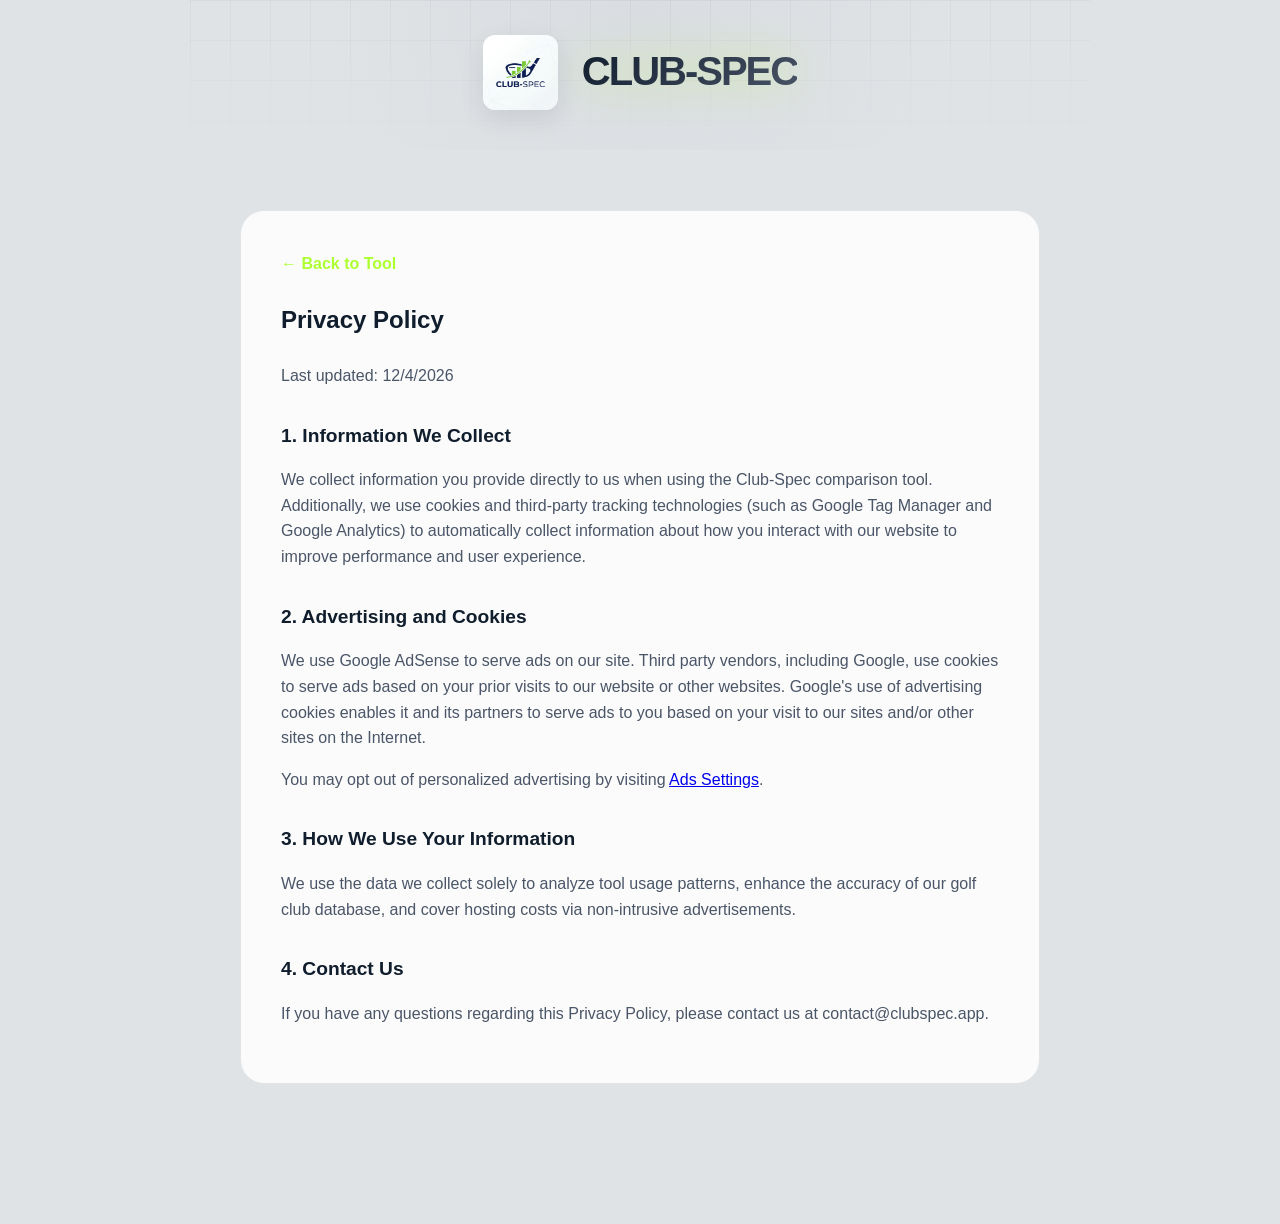
<file: privacy.html>
<!DOCTYPE html>
<html lang="en">
<head>
    <meta charset="UTF-8">
    <meta name="viewport" content="width=device-width, initial-scale=1.0">
    <title>Privacy Policy | Club-Spec</title>
    <link rel="preconnect" href="https://fonts.googleapis.com">
    <link rel="preconnect" href="https://fonts.gstatic.com" crossorigin>
    <link href="https://fonts.googleapis.com/css2?family=Inter:wght@400;500;600;700;800&display=swap" rel="stylesheet">
    <link rel="stylesheet" href="styles.css">
    <link rel="icon" type="image/png" href="logo.png">
    <style>
        .legal-content {
            max-width: 800px;
            margin: 60px auto;
            padding: 40px;
            background: var(--glass-bg);
            border: 1px solid var(--glass-border);
            border-radius: 24px;
            color: var(--primary-navy);
        }
        .legal-content h1 { margin-bottom: 24px; }
        .legal-content h2 { margin-top: 32px; margin-bottom: 16px; font-size: 1.2rem; }
        .legal-content p { line-height: 1.6; margin-bottom: 16px; color: var(--text-secondary); }
        .back-link { display: inline-block; margin-bottom: 24px; color: var(--accent-color); text-decoration: none; font-weight: 600; }
        .back-link:hover { text-decoration: underline; }
    </style>
</head>
<body>
    <header class="compact-header">
        <img src="logo.png" alt="CLUB-SPEC Logo" class="site-logo">
        <div class="header-content">
            <h1>CLUB-SPEC</h1>
        </div>
    </header>

    <main>
        <section class="legal-content animate-in">
            <a href="index.html" class="back-link">&larr; Back to Tool</a>
            <h1>Privacy Policy</h1>
            <p>Last updated: <script>document.write(new Date().toLocaleDateString());</script></p>
            
            <h2>1. Information We Collect</h2>
            <p>We collect information you provide directly to us when using the Club-Spec comparison tool. Additionally, we use cookies and third-party tracking technologies (such as Google Tag Manager and Google Analytics) to automatically collect information about how you interact with our website to improve performance and user experience.</p>
            
            <h2>2. Advertising and Cookies</h2>
            <p>We use Google AdSense to serve ads on our site. Third party vendors, including Google, use cookies to serve ads based on your prior visits to our website or other websites. Google's use of advertising cookies enables it and its partners to serve ads to you based on your visit to our sites and/or other sites on the Internet.</p>
            <p>You may opt out of personalized advertising by visiting <a href="https://www.google.com/settings/ads" target="_blank" rel="noopener">Ads Settings</a>.</p>
            
            <h2>3. How We Use Your Information</h2>
            <p>We use the data we collect solely to analyze tool usage patterns, enhance the accuracy of our golf club database, and cover hosting costs via non-intrusive advertisements.</p>

            <h2>4. Contact Us</h2>
            <p>If you have any questions regarding this Privacy Policy, please contact us at contact@clubspec.app.</p>
        </section>
    </main>

    <script src="app.js"></script>
</body>
</html>
</file>
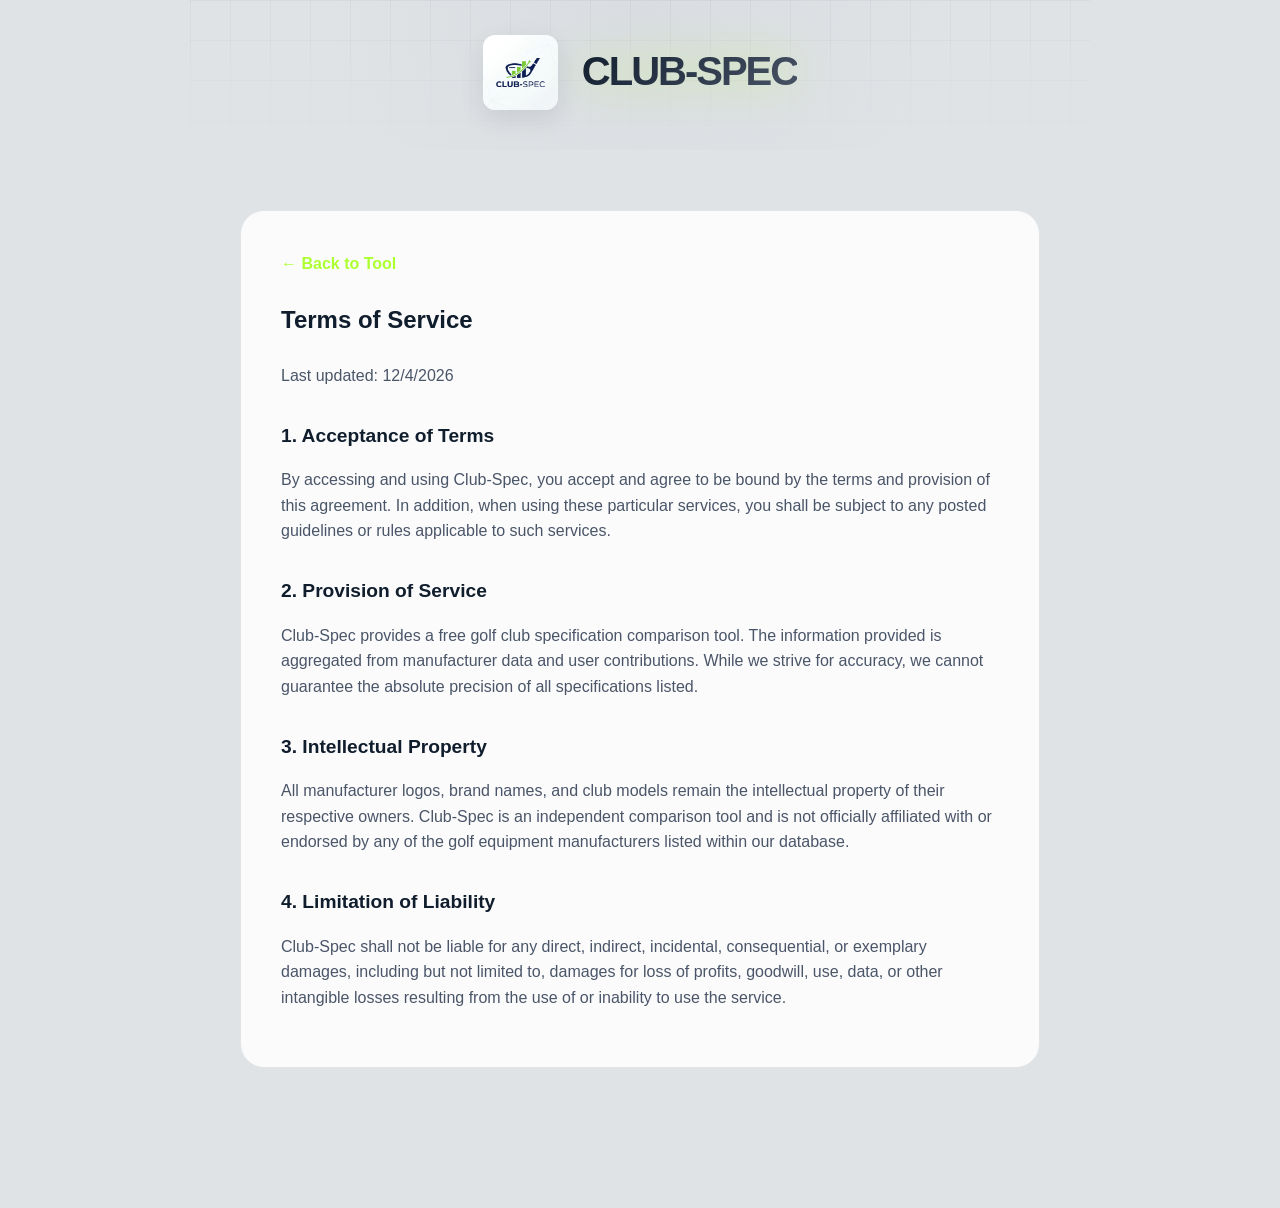
<file: terms.html>
<!DOCTYPE html>
<html lang="en">
<head>
    <meta charset="UTF-8">
    <meta name="viewport" content="width=device-width, initial-scale=1.0">
    <title>Terms of Service | Club-Spec</title>
    <link rel="preconnect" href="https://fonts.googleapis.com">
    <link rel="preconnect" href="https://fonts.gstatic.com" crossorigin>
    <link href="https://fonts.googleapis.com/css2?family=Inter:wght@400;500;600;700;800&display=swap" rel="stylesheet">
    <link rel="stylesheet" href="styles.css">
    <link rel="icon" type="image/png" href="logo.png">
    <style>
        .legal-content {
            max-width: 800px;
            margin: 60px auto;
            padding: 40px;
            background: var(--glass-bg);
            border: 1px solid var(--glass-border);
            border-radius: 24px;
            color: var(--primary-navy);
        }
        .legal-content h1 { margin-bottom: 24px; }
        .legal-content h2 { margin-top: 32px; margin-bottom: 16px; font-size: 1.2rem; }
        .legal-content p { line-height: 1.6; margin-bottom: 16px; color: var(--text-secondary); }
        .back-link { display: inline-block; margin-bottom: 24px; color: var(--accent-color); text-decoration: none; font-weight: 600; }
        .back-link:hover { text-decoration: underline; }
    </style>
</head>
<body>
    <header class="compact-header">
        <img src="logo.png" alt="CLUB-SPEC Logo" class="site-logo">
        <div class="header-content">
            <h1>CLUB-SPEC</h1>
        </div>
    </header>

    <main>
        <section class="legal-content animate-in">
            <a href="index.html" class="back-link">&larr; Back to Tool</a>
            <h1>Terms of Service</h1>
            <p>Last updated: <script>document.write(new Date().toLocaleDateString());</script></p>
            
            <h2>1. Acceptance of Terms</h2>
            <p>By accessing and using Club-Spec, you accept and agree to be bound by the terms and provision of this agreement. In addition, when using these particular services, you shall be subject to any posted guidelines or rules applicable to such services.</p>
            
            <h2>2. Provision of Service</h2>
            <p>Club-Spec provides a free golf club specification comparison tool. The information provided is aggregated from manufacturer data and user contributions. While we strive for accuracy, we cannot guarantee the absolute precision of all specifications listed.</p>
            
            <h2>3. Intellectual Property</h2>
            <p>All manufacturer logos, brand names, and club models remain the intellectual property of their respective owners. Club-Spec is an independent comparison tool and is not officially affiliated with or endorsed by any of the golf equipment manufacturers listed within our database.</p>
            
            <h2>4. Limitation of Liability</h2>
            <p>Club-Spec shall not be liable for any direct, indirect, incidental, consequential, or exemplary damages, including but not limited to, damages for loss of profits, goodwill, use, data, or other intangible losses resulting from the use of or inability to use the service.</p>

        </section>
    </main>

    <script src="app.js"></script>
</body>
</html>
</file>
<file: styles.css>
:root {
  --primary-navy: #101D2D;
  --accent-neon: #ADFF2F;
  --neutral-silver: #BDC3C7;
  --neutral-silver-light: #E0E3E6;
  --text-white: #FFFFFF;

  --bg-color: var(--neutral-silver-light);
  --surface-bg: rgba(255, 255, 255, 0.7);
  --surface-border: rgba(16, 29, 45, 0.1);
  --text-primary: var(--primary-navy);
  --text-secondary: #4a5568;
  --text-muted: #718096;
  --accent-color: var(--accent-neon);
  --accent-glow: rgba(173, 255, 47, 0.4);
  --success-color: #10b981;
  --transition: all 0.3s cubic-bezier(0.4, 0, 0.2, 1);
  --font-family: 'Montserrat', -apple-system, BlinkMacSystemFont, "Segoe UI", Roboto, sans-serif;
  --glass-bg: rgba(255, 255, 255, 0.85);
  --glass-border: rgba(16, 29, 45, 0.1);
}

* {
  box-sizing: border-box;
  margin: 0;
  padding: 0;
  -webkit-tap-highlight-color: transparent;
}

body {
  font-family: var(--font-family);
  background: var(--bg-color);
  color: var(--text-primary);
  line-height: 1.6;
  min-height: 100vh;
  padding-bottom: 80px;
  overflow-x: hidden;
}

header.compact-header {
  padding: 35px 20px 40px 20px;
  display: flex;
  flex-direction: row;
  align-items: center;
  justify-content: center;
  gap: 24px;
  max-width: 900px;
  margin: 0 auto;
  position: relative;
  background: radial-gradient(circle at 50% 0%, rgba(16, 29, 45, 0.03) 0%, transparent 70%);
}

@media (max-width: 600px) {
  header.compact-header {
    flex-direction: column;
    text-align: center;
    gap: 15px;
  }
}

header.compact-header::before {
  content: '';
  position: absolute;
  top: 0; left: 0; right: 0; bottom: 0;
  background-image: 
    linear-gradient(rgba(16, 29, 45, 0.04) 1px, transparent 1px),
    linear-gradient(90deg, rgba(16, 29, 45, 0.04) 1px, transparent 1px);
  background-size: 40px 40px;
  z-index: -1;
  mask-image: linear-gradient(to bottom, black 0%, transparent 100%);
  -webkit-mask-image: linear-gradient(to bottom, black 0%, transparent 100%);
}

.compact-header .site-logo {
  max-width: 75px;
  height: auto;
  flex-shrink: 0;
  border-radius: 12px;
  box-shadow: 0 8px 24px rgba(16, 29, 45, 0.1);
}

.header-content {
  text-align: left;
}

@media (max-width: 600px) {
  .header-content {
    text-align: center;
  }
}

.header-content h1 {
  font-weight: 800;
  font-size: clamp(1.8rem, 6vw, 2.5rem);
  letter-spacing: -0.05em;
  margin-bottom: 4px;
  background: linear-gradient(135deg, var(--primary-navy) 0%, #4a5568 100%);
  -webkit-background-clip: text;
  background-clip: text;
  -webkit-text-fill-color: transparent;
  filter: drop-shadow(0 0 20px var(--accent-glow));
}

.header-content .subtitle {
  color: var(--text-secondary);
  font-size: clamp(0.9rem, 3vw, 1.05rem);
  font-weight: 500;
  line-height: 1.4;
  max-width: 550px;
  margin: 0;
}

main {
  max-width: 1300px;
  margin: 0 auto;
  padding: 0 20px;
}

.controls {
  display: flex;
  flex-direction: column;
  align-items: center;
  margin-bottom: 50px;
  gap: 20px;
  background: var(--glass-bg);
  backdrop-filter: blur(16px);
  -webkit-backdrop-filter: blur(16px);
  padding: 30px;
  border-radius: 24px;
  border: 1px solid var(--glass-border);
  box-shadow: 0 25px 50px -12px rgba(0, 0, 0, 0.5);
}

@media (min-width: 768px) {
  .controls {
    flex-direction: row;
    justify-content: space-between;
    padding: 24px 40px;
  }
}

.controls-actions {
  display: flex;
  flex-direction: column;
  gap: 20px;
  width: 100%;
}

@media (min-width: 768px) {
  .controls-actions {
    flex-direction: row;
    justify-content: space-between;
    align-items: center;
  }
  .controls-actions .selector-container {
    flex: 1;
  }
}

.controls label {
  font-weight: 500;
  color: var(--text-secondary);
  font-size: 0.875rem;
  text-transform: uppercase;
  letter-spacing: 0.1em;
}

select {
  appearance: none;
  background-color: var(--text-white);
  border: 1px solid var(--glass-border);
  color: var(--primary-navy);
  padding: 12px 48px 12px 20px;
  font-size: 1rem;
  font-weight: 500;
  font-family: var(--font-family);
  border-radius: 12px;
  outline: none;
  cursor: pointer;
  transition: var(--transition);
  background-image: url("data:image/svg+xml,%3Csvg xmlns='http://www.w3.org/2000/svg' width='16' height='16' viewBox='0 0 24 24' fill='none' stroke='%2394a3b8' stroke-width='2.5' stroke-linecap='round' stroke-linejoin='round'%3E%3Cpolyline points='6 9 12 15 18 9'%3E%3C/polyline%3E%3C/svg%3E");
  background-repeat: no-repeat;
  background-position: right 16px center;
  min-width: 200px;
  width: 100%;
}

/* Explicitly set option backgrounds */
select option {
  background-color: var(--text-white); 
  color: var(--primary-navy);
  padding: 10px;
}

@media (min-width: 768px) {
  select {
    width: 100%;
  }
}

select:hover:not(:disabled) {
  background-color: rgba(16, 29, 45, 0.05);
  border-color: var(--accent-color);
  box-shadow: 0 0 20px var(--accent-glow);
}

select:focus {
  border-color: var(--accent-color);
  box-shadow: 0 0 0 4px var(--accent-glow);
}

select:disabled {
  opacity: 0.3;
  cursor: not-allowed;
}

/* Share Button */
.share-btn {
  display: inline-flex;
  align-items: center;
  gap: 8px;
  background: var(--primary-navy);
  color: var(--text-white);
  border: none;
  padding: 12px 20px;
  border-radius: 12px;
  font-family: var(--font-family);
  font-weight: 600;
  font-size: 0.9rem;
  cursor: pointer;
  transition: var(--transition);
  box-shadow: 0 4px 14px rgba(16, 29, 45, 0.2);
}

.share-btn:hover {
  background: #1a2a40;
  transform: translateY(-2px);
  box-shadow: 0 6px 20px rgba(16, 29, 45, 0.3);
}

.share-btn:active {
  transform: translateY(0);
}

.share-btn.copied {
  background: var(--success-color);
}

/* Comparison Container */
.comparison-wrapper {
  width: fit-content;
  max-width: 100%;
  margin: 0 auto 2rem auto;
  overflow-x: auto;
  border-radius: 24px;
  border: 1px solid var(--glass-border);
  box-shadow: 0 15px 30px -12px rgba(16, 29, 45, 0.15);
  background: var(--glass-bg);
  scrollbar-width: thin;
  scrollbar-color: var(--accent-color) transparent;
}

/* Custom Scrollbar for Webkit */
.comparison-wrapper::-webkit-scrollbar {
  height: 8px;
}
.comparison-wrapper::-webkit-scrollbar-track {
  background: transparent;
}
.comparison-wrapper::-webkit-scrollbar-thumb {
  background: var(--surface-border);
  border-radius: 10px;
}
.comparison-wrapper::-webkit-scrollbar-thumb:hover {
  background: var(--text-muted);
}

.compare-grid {
  display: flex;
  flex-direction: column;
  min-width: 800px; /* Ensures grid doesn't collapse too much */
}

@media (max-width: 768px) {
  .compare-grid {
    min-width: 520px;
  }
}

.grid-row {
  display: flex;
  border-bottom: 1px solid var(--glass-border);
  transition: background-color 0.2s ease;
}

.grid-row:hover:not(.header-row) {
  background-color: rgba(16, 29, 45, 0.03);
}

.grid-row:last-child {
  border-bottom: none;
}

.grid-row.header-row {
  background: rgba(255, 255, 255, 0.95);
  backdrop-filter: blur(12px);
  -webkit-backdrop-filter: blur(12px);
  position: sticky;
  top: 0;
  z-index: 20;
}

.grid-cell {
  flex: 1;
  padding: 16px 24px;
  border-right: 1px solid var(--glass-border);
  display: flex;
  flex-direction: column;
  justify-content: center;
}

.grid-cell:last-child {
  border-right: none;
}

.grid-cell.label-cell {
  flex: 0 0 200px;
  font-weight: 600;
  color: var(--text-secondary);
  background-color: var(--glass-bg);
  font-size: 0.8rem;
  letter-spacing: 0.05em;
  text-transform: uppercase;
  position: sticky;
  left: 0;
  z-index: 10;
  border-right: 1px solid var(--glass-border);
}

.selector-group {
  display: flex;
  flex-direction: column;
  gap: 8px;
}

.selector-label {
  font-size: 0.65rem;
  color: var(--accent-color);
  text-transform: uppercase;
  letter-spacing: 0.1em;
  font-weight: 700;
}

/* Club Visuals */
.club-preview {
  text-align: center;
  padding: 10px 0;
}

.club-preview.empty-state {
  color: var(--text-muted);
  font-style: italic;
  font-size: 0.875rem;
}

.club-name-display {
  font-size: 1.125rem;
  font-weight: 800;
  color: var(--primary-navy);
  line-height: 1.2;
}

.value-cell {
  font-size: 1rem;
  font-weight: 500;
  color: var(--primary-navy);
  text-align: center;
}

.value-cell.empty-state {
  color: var(--text-muted);
  opacity: 0.4;
}

/* Specific styling for brand in preview */
.club-brand-display {
    font-size: 0.75rem;
    color: var(--text-secondary);
    text-transform: uppercase;
    letter-spacing: 0.1em;
    margin-bottom: 2px;
}

/* Club action links (Official Site / Shop Used) */
.club-links {
    display: flex;
    gap: 8px;
    justify-content: center;
    margin-top: 10px;
    flex-wrap: wrap;
}

.club-link {
    display: inline-flex;
    align-items: center;
    gap: 5px;
    padding: 5px 12px;
    border-radius: 8px;
    font-size: 0.7rem;
    font-weight: 600;
    text-decoration: none;
    letter-spacing: 0.03em;
    transition: var(--transition);
    border: 1px solid transparent;
}

.club-link--oem {
    color: var(--accent-color);
    background: rgba(56, 189, 248, 0.08);
    border-color: rgba(56, 189, 248, 0.2);
}

.club-link--oem:hover {
    background: rgba(56, 189, 248, 0.18);
    border-color: var(--accent-color);
    box-shadow: 0 0 12px var(--accent-glow);
}

.club-link--used {
    color: var(--success-color);
    background: rgba(16, 185, 129, 0.08);
    border-color: rgba(16, 185, 129, 0.2);
}

.club-link--used:hover {
    background: rgba(16, 185, 129, 0.18);
    border-color: var(--success-color);
    box-shadow: 0 0 12px rgba(16, 185, 129, 0.25);
}

.club-link svg {
    flex-shrink: 0;
}

/* Animations */
@keyframes fadeInUp {
  from { opacity: 0; transform: translateY(15px); }
  to { opacity: 1; transform: translateY(0); }
}

.animate-in {
  animation: fadeInUp 0.5s cubic-bezier(0.16, 1, 0.3, 1) forwards;
}

/* Mobile Friendly Table info */
.mobile-info {
    display: none;
    text-align: center;
    color: var(--text-muted);
    font-size: 0.75rem;
    margin-top: -30px;
    margin-bottom: 20px;
}

/* Desktop/Mobile layout toggle */
.mobile-cards {
    display: none;
}

.desktop-grid {
    display: block;
}

/* Mobile Card Styles */
.mobile-card {
    border: 1px solid var(--glass-border);
    border-radius: 14px;
    margin-bottom: 12px;
    overflow: hidden;
    background: var(--surface-bg);
    transition: var(--transition);
}

.mobile-card-header {
    display: flex;
    align-items: center;
    justify-content: space-between;
    padding: 14px 16px;
    cursor: pointer;
    user-select: none;
    -webkit-user-select: none;
    background: rgba(255, 255, 255, 0.95);
    transition: background 0.2s ease;
}

.mobile-card-header:active {
    background: rgba(16, 29, 45, 0.05);
}

.mobile-card-title {
    display: flex;
    flex-direction: column;
    gap: 2px;
}

.mobile-card-brand {
    font-size: 0.6rem;
    color: var(--text-secondary);
    text-transform: uppercase;
    letter-spacing: 0.1em;
    font-weight: 600;
}

.mobile-card-model {
    font-size: 1rem;
    font-weight: 700;
    color: var(--primary-navy);
}

.mobile-card-chevron {
    color: var(--text-muted);
    transition: transform 0.3s ease;
    flex-shrink: 0;
}

.mobile-card.expanded .mobile-card-chevron {
    transform: rotate(180deg);
}

.mobile-card-body {
    max-height: 0;
    overflow: hidden;
    transition: max-height 0.35s cubic-bezier(0.4, 0, 0.2, 1);
}

.mobile-card.expanded .mobile-card-body {
    max-height: 2000px;
}

.mobile-card-links {
    display: flex;
    gap: 8px;
    padding: 12px 16px;
    border-bottom: 1px solid var(--glass-border);
}

.mobile-card-row {
    display: flex;
    justify-content: space-between;
    align-items: center;
    padding: 10px 16px;
    border-bottom: 1px solid var(--glass-border);
}

.mobile-card-row:last-child {
    border-bottom: none;
}

.mobile-card-row:nth-child(even) {
    background: rgba(16, 29, 45, 0.03);
}

.mobile-card-label {
    font-size: 0.7rem;
    font-weight: 600;
    color: var(--text-secondary);
    text-transform: uppercase;
    letter-spacing: 0.04em;
    flex: 0 0 40%;
}

.mobile-card-value {
    font-size: 0.85rem;
    font-weight: 500;
    color: var(--primary-navy);
    text-align: right;
    flex: 1;
}

.mobile-card-empty {
    text-align: center;
    padding: 30px 20px;
    color: var(--text-muted);
    font-style: italic;
}

@media (max-width: 768px) {
    /* Toggle layout: hide desktop grid, show mobile cards */
    .desktop-grid {
        display: none !important;
    }

    .mobile-cards {
        display: block !important;
    }

    .mobile-info {
        display: none;
    }

    main {
        padding: 0 10px;
    }

    header {
        padding: 40px 15px;
    }

    .controls {
        padding: 20px 15px;
        margin-bottom: 30px;
        border-radius: 16px;
    }

    .comparison-wrapper {
        border-radius: 16px;
        overflow-x: auto;
    }

    /* Stack header selectors vertically on mobile */
    .grid-row.header-row {
        flex-direction: column;
        position: relative;
        top: auto;
    }

    .grid-row.header-row .grid-cell.label-cell {
        display: none;
    }

    .grid-row.header-row .col-cell {
        flex: none;
        width: 100%;
        border-right: none;
        border-bottom: 1px solid var(--glass-border);
        padding: 12px 16px;
    }

    .grid-row.header-row .col-cell:last-child {
        border-bottom: none;
    }

    .grid-row.header-row .selector-group {
        flex-direction: row;
        align-items: center;
        flex-wrap: wrap;
        gap: 8px;
    }

    .grid-row.header-row .selector-label {
        flex: 0 0 auto;
        font-size: 0.6rem;
        min-width: 50px;
    }

    .grid-row.header-row select {
        flex: 1;
        min-width: 0;
    }

    /* Data rows remain horizontal but tighter */
    .compare-grid {
        min-width: auto;
    }

    .grid-row:not(.header-row) {
        min-width: 480px;
    }

    .grid-cell {
        padding: 10px 8px;
    }

    .grid-cell.label-cell {
        flex: 0 0 100px;
        font-size: 0.6rem;
        padding: 10px 6px;
    }

    .club-name-display {
        font-size: 0.85rem;
    }

    .club-brand-display {
        font-size: 0.6rem;
    }

    .value-cell {
        font-size: 0.75rem;
    }

    select {
        padding: 10px 36px 10px 12px;
        font-size: 0.85rem;
        min-width: 0;
        border-radius: 10px;
        background-position: right 10px center;
    }

    .selector-group {
        gap: 5px;
    }

    .selector-label {
        font-size: 0.55rem;
    }

    .club-links {
        gap: 4px;
        margin-top: 6px;
    }

    .club-link {
        padding: 4px 8px;
        font-size: 0.6rem;
        gap: 3px;
        border-radius: 6px;
    }

    .club-link svg {
        width: 10px;
        height: 10px;
    }

    .club-preview {
        padding: 6px 0;
    }
}

/* ========================================= */
/* News Feed Styles                          */
/* ========================================= */
.news-feed {
  margin-top: 50px;
  background: var(--glass-bg);
  backdrop-filter: blur(16px);
  -webkit-backdrop-filter: blur(16px);
  padding: 35px;
  border-radius: 24px;
  border: 1px solid var(--glass-border);
  box-shadow: 0 15px 30px -12px rgba(16, 29, 45, 0.15);
}

@media (max-width: 768px) {
    .news-feed {
        padding: 24px 15px;
        margin-top: 30px;
        border-radius: 16px;
    }
}

.news-feed h2 {
  font-size: 1.5rem;
  font-weight: 800;
  margin-bottom: 25px;
  text-align: center;
  color: var(--primary-navy);
}

.news-grid {
  display: grid;
  grid-template-columns: repeat(auto-fit, minmax(260px, 1fr));
  gap: 25px;
}

.news-card {
  background: var(--surface-bg);
  border: 1px solid var(--glass-border);
  border-radius: 16px;
  overflow: hidden;
  transition: var(--transition);
  display: flex;
  flex-direction: column;
}

.news-card:hover {
  transform: translateY(-8px);
  box-shadow: 0 15px 30px rgba(16, 29, 45, 0.12);
  border-color: var(--accent-color);
}

.news-card-img {
  width: 100%;
  height: 160px;
  object-fit: cover;
  background: rgba(16, 29, 45, 0.05);
  border-bottom: 1px solid var(--glass-border);
}

.news-card-content {
  padding: 20px;
  display: flex;
  flex-direction: column;
  flex: 1;
}

.news-card-date {
  font-size: 0.75rem;
  color: var(--text-secondary);
  margin-bottom: 8px;
  font-weight: 700;
  text-transform: uppercase;
  letter-spacing: 0.08em;
}

.news-card-title {
  font-size: 1.05rem;
  font-weight: 800;
  margin-bottom: 15px;
  color: var(--primary-navy);
  line-height: 1.4;
  flex: 1; /* Pushes button to bottom */
}

.news-card-link {
  font-size: 0.8rem;
  color: var(--primary-navy);
  font-weight: 700;
  text-decoration: none;
  display: inline-flex;
  align-items: center;
  gap: 6px;
  align-self: flex-start;
  margin-top: auto;
  padding: 8px 16px;
  background: rgba(16, 29, 45, 0.06);
  border-radius: 8px;
  transition: var(--transition);
  text-transform: uppercase;
  letter-spacing: 0.05em;
}

.news-card-link:hover {
  background: var(--primary-navy);
  color: var(--text-white);
  box-shadow: 0 8px 20px rgba(16, 29, 45, 0.2);
}

.news-card-link svg {
  transition: transform 0.2s ease;
}

.news-card-link:hover svg {
  transform: translateX(3px);
}

.news-card-empty {
  grid-column: 1 / -1;
  text-align: center;
  padding: 40px 20px;
  color: var(--text-muted);
  font-weight: 600;
  font-style: italic;
}

/* ========================================= */
/* TomSelect Overrides                       */
/* ========================================= */
.ts-control {
    background-color: var(--text-white);
    border: 1px solid var(--glass-border);
    border-radius: 12px;
    padding: 10px 12px !important;
    font-family: var(--font-family);
    font-size: 1rem;
    font-weight: 500;
    transition: var(--transition);
}
.ts-control:focus-within {
    border-color: var(--accent-color);
    box-shadow: 0 0 0 4px var(--accent-glow);
}
.ts-dropdown {
    border-radius: 12px;
    border: 1px solid var(--glass-border);
    box-shadow: 0 10px 25px rgba(0,0,0,0.1);
    font-family: var(--font-family);
    margin-top: 4px;
    z-index: 50;
}
.ts-dropdown .active {
    background-color: rgba(16, 29, 45, 0.05);
    color: var(--primary-navy);
}

/* ========================================= */
/* Visual Diff Highlighting                  */
/* ========================================= */
.diff-highlight {
    background-color: rgba(173, 255, 47, 0.1) !important;
}
.diff-highlight .value-cell {
    font-weight: 700;
}

/* ========================================= */
/* Trending Section                          */
/* ========================================= */
.trending-comparisons {
    background: transparent;
    margin-bottom: 50px;
}
.trending-comparisons h2 {
    font-size: 1.25rem;
    font-weight: 800;
    margin-bottom: 20px;
    text-align: left;
    color: var(--primary-navy);
    padding-left: 10px;
}
.trending-grid {
    display: grid;
    grid-template-columns: repeat(auto-fit, minmax(280px, 1fr));
    gap: 20px;
}
.trending-card {
    background: var(--glass-bg);
    border: 1px solid var(--glass-border);
    border-radius: 16px;
    padding: 20px;
    cursor: pointer;
    transition: var(--transition);
    box-shadow: 0 10px 20px rgba(16, 29, 45, 0.05);
}
.trending-card:hover {
    transform: translateY(-5px);
    box-shadow: 0 15px 30px rgba(16, 29, 45, 0.1);
    border-color: var(--accent-color);
}
.trending-card-title {
    font-size: 0.75rem;
    color: var(--text-secondary);
    text-transform: uppercase;
    letter-spacing: 0.1em;
    font-weight: 700;
    margin-bottom: 8px;
}
.trending-card-vs {
    font-size: 1.1rem;
    font-weight: 800;
    color: var(--primary-navy);
}
.trending-card-vs span {
    font-size: 0.9rem;
    color: var(--text-muted);
    font-weight: 500;
    margin: 0 4px;
}

/* ========================================= */
/* Footer Styles                             */
/* ========================================= */
.site-footer {
    background-color: var(--surface-bg);
    border-top: 1px solid var(--glass-border);
    padding: 40px 20px;
    margin-top: 60px;
}

.footer-content {
    max-width: 1200px;
    margin: 0 auto;
    display: flex;
    flex-wrap: wrap;
    justify-content: space-between;
    align-items: center;
    gap: 20px;
}

.footer-logo {
    display: flex;
    align-items: center;
    gap: 12px;
}

.footer-logo img {
    height: 30px;
    width: auto;
}

.footer-logo span {
    font-weight: 800;
    font-size: 1.2rem;
    color: var(--primary-navy);
    letter-spacing: 0.1em;
}

.footer-links {
    display: flex;
    gap: 24px;
}

.footer-links a {
    color: var(--text-secondary);
    text-decoration: none;
    font-size: 0.9rem;
    font-weight: 500;
    transition: var(--transition);
}

.footer-links a:hover {
    color: var(--primary-navy);
}

.footer-copyright {
    color: var(--text-muted);
    font-size: 0.85rem;
    width: 100%;
    text-align: center;
    margin-top: 20px;
}

@media (min-width: 768px) {
    .footer-copyright {
        width: auto;
        margin-top: 0;
        text-align: right;
    }
}

/* ========================================= */
/* Cookie Banner                             */
/* ========================================= */
.cookie-banner {
    position: fixed;
    bottom: 20px;
    left: 20px;
    right: 20px;
    background: var(--primary-navy);
    color: var(--text-white);
    padding: 20px;
    border-radius: 16px;
    box-shadow: 0 10px 40px rgba(0,0,0,0.2);
    z-index: 9999;
    display: flex;
    flex-direction: column;
    gap: 16px;
    max-width: 800px;
    margin: 0 auto;
}

@media (min-width: 768px) {
    .cookie-banner {
        flex-direction: row;
        align-items: center;
        justify-content: space-between;
    }
}

.cookie-content p {
    margin: 0;
    font-size: 0.9rem;
    line-height: 1.5;
}

.cookie-content a {
    color: var(--accent-color);
    text-decoration: underline;
}

.cookie-btn {
    background: var(--text-white);
    color: var(--primary-navy);
    border: none;
    padding: 10px 24px;
    border-radius: 8px;
    font-weight: 700;
    cursor: pointer;
    white-space: nowrap;
    transition: var(--transition);
}

.cookie-btn:hover {
    background: var(--accent-color);
    color: var(--text-white);
}
</file>
